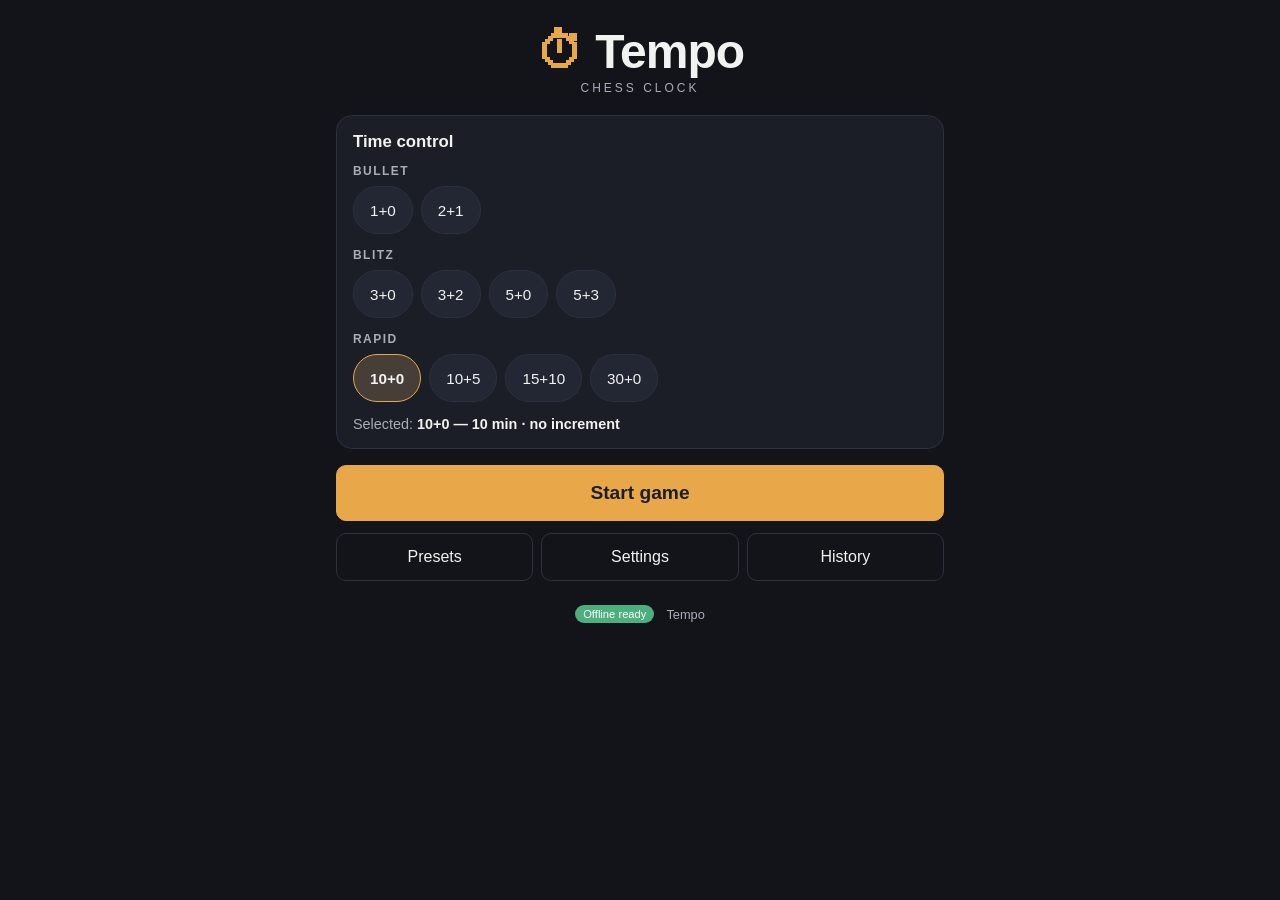
<file: index.html>
<!DOCTYPE html>
<html lang="en" data-theme="system">
<head>
  <meta charset="UTF-8" />
  <meta name="viewport" content="width=device-width, initial-scale=1.0, viewport-fit=cover, maximum-scale=1.0, user-scalable=no" />
  <title>Tempo — Chess Clock</title>
  <meta name="description" content="Tempo is a fast, drift-resistant, offline-first chess clock. Bullet, blitz, rapid and custom time controls with Fischer increment, sound, haptics and themes." />
  <meta name="author" content="Tempo" />
  <link rel="canonical" href="https://chess.ferranox.xyz/" />

  <!-- Theme color -->
  <meta name="theme-color" content="#12141a" media="(prefers-color-scheme: dark)" />
  <meta name="theme-color" content="#f4f1ea" media="(prefers-color-scheme: light)" />
  <meta name="color-scheme" content="light dark" />

  <!-- PWA / Apple -->
  <link rel="manifest" href="manifest.webmanifest" />
  <meta name="mobile-web-app-capable" content="yes" />
  <meta name="apple-mobile-web-app-capable" content="yes" />
  <meta name="apple-mobile-web-app-status-bar-style" content="black-translucent" />
  <meta name="apple-mobile-web-app-title" content="Tempo" />
  <meta name="application-name" content="Tempo" />
  <link rel="apple-touch-icon" href="icons/apple-touch-icon.png" />

  <!-- Favicons -->
  <link rel="icon" href="favicon.ico" sizes="any" />
  <link rel="icon" type="image/png" sizes="16x16" href="favicon-16.png" />
  <link rel="icon" type="image/png" sizes="32x32" href="favicon-32.png" />

  <!-- Open Graph -->
  <meta property="og:type" content="website" />
  <meta property="og:site_name" content="Tempo" />
  <meta property="og:title" content="Tempo — Chess Clock" />
  <meta property="og:description" content="A fast, drift-resistant, offline-first chess clock PWA." />
  <meta property="og:url" content="https://i.ytimg.com/vi/5UQLJPmLGbA/maxresdefault.jpg" />
  <meta property="og:image" content="https://i.ytimg.com/vi/EK2w6qA5zz8/maxresdefault.jpg" />

  <!-- Twitter -->
  <meta name="twitter:card" content="summary" />
  <meta name="twitter:title" content="Tempo — Chess Clock" />
  <meta name="twitter:description" content="A fast, drift-resistant, offline-first chess clock PWA." />
  <meta name="twitter:image" content="https://i.ytimg.com/vi/uD4ccJuvXc8/maxresdefault.jpg" />

  <link rel="stylesheet" href="styles.css" />
</head>
<body>
  <a class="skip-link" href="#main">Skip to content</a>

  <!-- ============ HOME / SETUP ============ -->
  <section id="screen-home" class="screen is-active" aria-label="Home and setup">
    <header class="app-header">
      <h1 class="brand"><span class="brand-mark" aria-hidden="true">⏱</span> Tempo</h1>
      <p class="tagline">Chess Clock</p>
    </header>

    <main id="main" class="home-body">
      <section class="card" aria-labelledby="preset-heading">
        <h2 id="preset-heading">Time control</h2>
        <div class="preset-groups" id="preset-groups" role="group" aria-label="Time control presets">
          <!-- populated by JS -->
        </div>
        <p class="selected-line">Selected: <strong id="selected-preset-name">—</strong></p>
      </section>

      <div class="home-actions">
        <button id="btn-start" class="btn btn-primary btn-lg" type="button">Start game</button>
        <div class="home-nav">
          <button id="nav-presets" class="btn btn-ghost" type="button">Presets</button>
          <button id="nav-settings" class="btn btn-ghost" type="button">Settings</button>
          <button id="nav-history" class="btn btn-ghost" type="button">History</button>
        </div>
        <button id="btn-install" class="btn btn-ghost install-hidden" type="button">Install app</button>
      </div>
    </main>
    <footer class="app-footer">
      <span id="offline-badge" class="badge" hidden>Offline ready</span>
      <span class="version" id="app-version">Tempo</span>
    </footer>
  </section>

  <!-- ============ CLOCK ============ -->
  <section id="screen-clock" class="screen clock-screen" aria-label="Game clock" hidden>
    <button id="player-2" class="player player-top" type="button" aria-label="Player 2 clock. Tap to pass turn.">
      <span class="player-name" id="p2-name">Player 2</span>
      <span class="player-time" id="p2-time" role="timer" aria-live="off">10:00</span>
      <span class="player-meta">
        <span class="player-moves" id="p2-moves">0 moves</span>
        <span class="player-inc" id="p2-inc"></span>
      </span>
    </button>

    <div class="clock-bar" role="toolbar" aria-label="Clock controls">
      <button id="btn-pause" class="ctrl" type="button" aria-label="Pause">⏸</button>
      <button id="btn-undo" class="ctrl" type="button" aria-label="Undo last move" disabled>↶</button>
      <button id="btn-clock-home" class="ctrl" type="button" aria-label="Exit to home">✕</button>
      <button id="btn-reset" class="ctrl" type="button" aria-label="Reset clock">⟳</button>
      <span class="clock-state" id="clock-state" aria-live="polite">Ready</span>
    </div>

    <button id="player-1" class="player player-bottom" type="button" aria-label="Player 1 clock. Tap to pass turn.">
      <span class="player-name" id="p1-name">Player 1</span>
      <span class="player-time" id="p1-time" role="timer" aria-live="off">10:00</span>
      <span class="player-meta">
        <span class="player-moves" id="p1-moves">0 moves</span>
        <span class="player-inc" id="p1-inc"></span>
      </span>
    </button>

    <div id="start-overlay" class="overlay">
      <div class="overlay-card">
        <h2 id="overlay-title">Ready to play</h2>
        <p id="overlay-sub">Tap either side to start. The tapped player's clock starts their opponent.</p>
        <p class="overlay-tc" id="overlay-tc"></p>
        <button id="overlay-dismiss" class="btn btn-primary" type="button">Got it</button>
      </div>
    </div>
  </section>

  <!-- ============ SETTINGS ============ -->
  <section id="screen-settings" class="screen sub-screen" aria-label="Settings" hidden>
    <header class="sub-header">
      <button class="back-btn" data-back type="button" aria-label="Back">‹ Back</button>
      <h2>Settings</h2>
    </header>
    <div class="sub-body" id="settings-body">
      <!-- populated by JS -->
    </div>
  </section>

  <!-- ============ PRESETS ============ -->
  <section id="screen-presets" class="screen sub-screen" aria-label="Presets" hidden>
    <header class="sub-header">
      <button class="back-btn" data-back type="button" aria-label="Back">‹ Back</button>
      <h2>Presets</h2>
      <button id="btn-new-preset" class="btn btn-primary btn-sm" type="button">+ New</button>
    </header>
    <div class="sub-body" id="presets-body"></div>
  </section>

  <!-- ============ HISTORY ============ -->
  <section id="screen-history" class="screen sub-screen" aria-label="Game history" hidden>
    <header class="sub-header">
      <button class="back-btn" data-back type="button" aria-label="Back">‹ Back</button>
      <h2>History</h2>
      <button id="btn-clear-history" class="btn btn-ghost btn-sm" type="button">Clear</button>
    </header>
    <div class="sub-body" id="history-body"></div>
  </section>

  <!-- ============ MODAL (custom preset editor) ============ -->
  <div id="modal-root" class="modal-root" hidden>
    <div class="modal" role="dialog" aria-modal="true" aria-labelledby="modal-title">
      <h2 id="modal-title">Custom time control</h2>
      <div class="modal-body" id="modal-body"></div>
      <div class="modal-actions">
        <button id="modal-cancel" class="btn btn-ghost" type="button">Cancel</button>
        <button id="modal-save" class="btn btn-primary" type="button">Save</button>
      </div>
    </div>
  </div>

  <!-- Result dialog -->
  <div id="result-root" class="modal-root" hidden>
    <div class="modal" role="dialog" aria-modal="true" aria-labelledby="result-title">
      <h2 id="result-title">Game over</h2>
      <p id="result-text"></p>
      <div class="result-buttons" id="result-buttons"></div>
      <div class="modal-actions">
        <button id="result-rematch" class="btn btn-primary" type="button">Rematch</button>
        <button id="result-home" class="btn btn-ghost" type="button">Home</button>
      </div>
    </div>
  </div>

  <div id="toast" class="toast" role="status" aria-live="polite" hidden></div>

  <script src="app.js" defer></script>
</body>
</html>
</file>
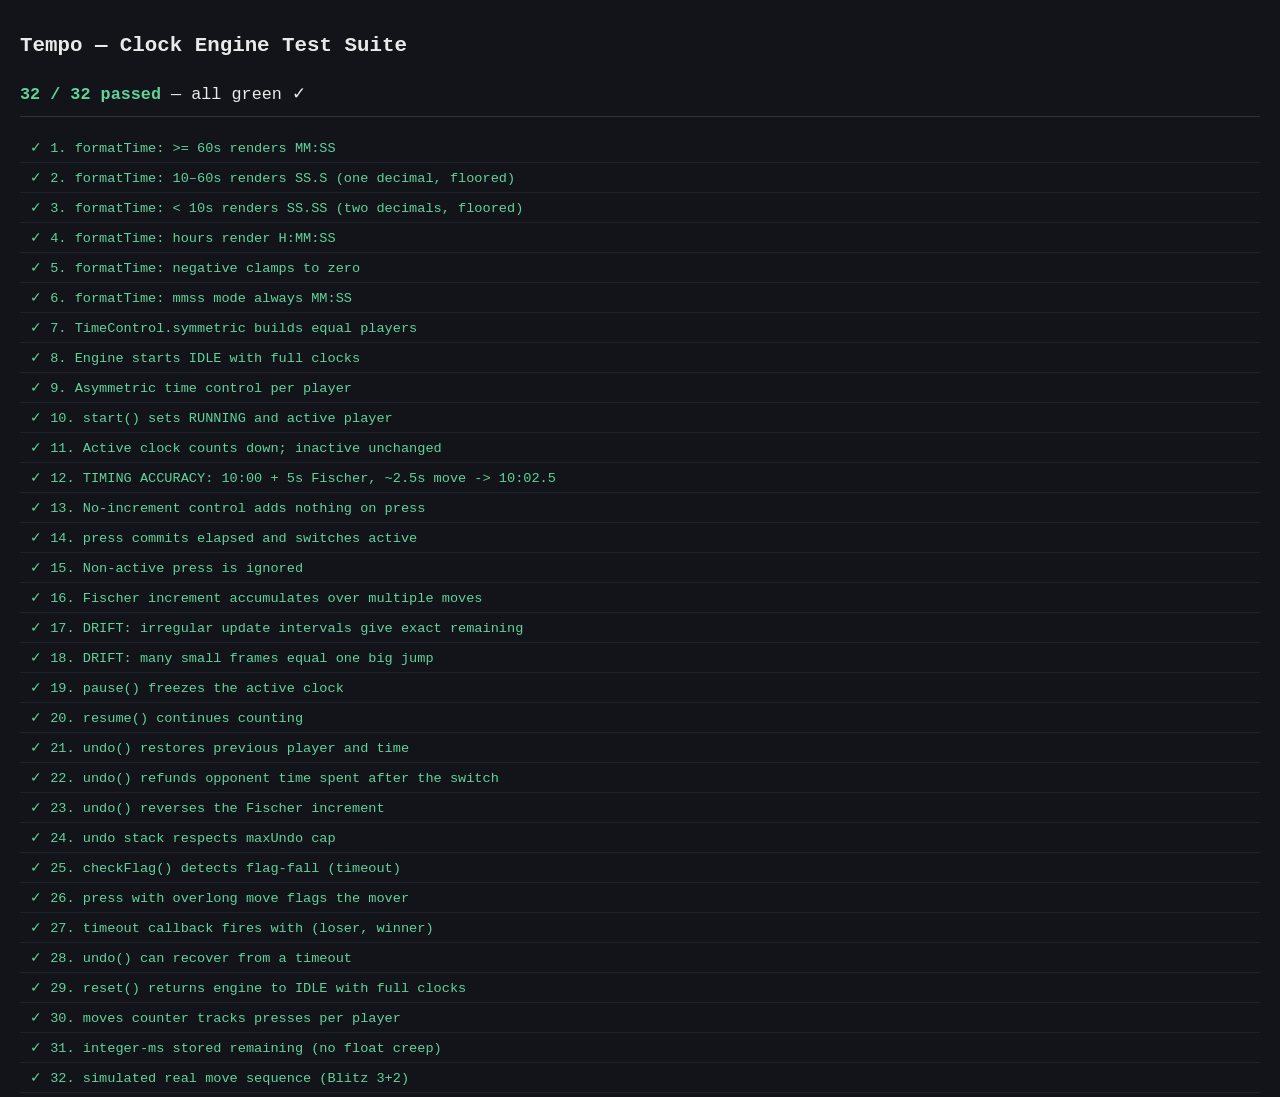
<file: tests/clock-engine.test.html>
<!DOCTYPE html>
<html lang="en">
<head>
  <meta charset="UTF-8" />
  <meta name="viewport" content="width=device-width, initial-scale=1.0" />
  <title>Tempo — Clock Engine Tests</title>
  <style>
    :root { color-scheme: dark; }
    body { font-family: ui-monospace, "SF Mono", Menlo, Consolas, monospace; background: #12141a; color: #eaeaea; margin: 0; padding: 20px; }
    h1 { font-size: 1.3rem; }
    #summary { position: sticky; top: 0; background: #12141a; padding: 12px 0; border-bottom: 1px solid #2c3140; font-size: 1.05rem; }
    .pass { color: #5fd39a; }
    .fail { color: #ff6b57; }
    ul { list-style: none; padding: 0; }
    li { padding: 6px 10px; border-bottom: 1px solid #1e222c; font-size: 0.85rem; }
    li.fail { background: rgba(255,107,87,0.08); }
    .detail { color: #a8adba; display: block; margin-top: 2px; }
    .count { font-weight: 700; }
  </style>
</head>
<body>
  <h1>Tempo — Clock Engine Test Suite</h1>
  <div id="summary">Running…</div>
  <ul id="results"></ul>

  <!-- Boot the engine module only (no DOM app). -->
  <script>window.TEMPO_TEST_MODE = true;</script>
  <script src="../app.js"></script>
  <script>
  (function () {
    'use strict';
    const T = window.Tempo;
    const results = [];
    let passed = 0, failed = 0;

    function test(name, fn) {
      try {
        fn();
        passed++;
        results.push({ name, ok: true });
      } catch (e) {
        failed++;
        results.push({ name, ok: false, msg: e && e.message ? e.message : String(e) });
      }
    }
    function assert(cond, msg) { if (!cond) throw new Error(msg || 'assertion failed'); }
    function eq(a, b, msg) { if (a !== b) throw new Error((msg || 'not equal') + ' — got ' + JSON.stringify(a) + ', expected ' + JSON.stringify(b)); }
    function near(a, b, tol, msg) { if (Math.abs(a - b) > (tol == null ? 1 : tol)) throw new Error((msg || 'not near') + ' — got ' + a + ', expected ~' + b + ' (±' + tol + ')'); }

    // ------- Fake clock -------
    function makeClock() {
      let t = 0;
      return { now: () => t, advance: (ms) => { t += ms; }, set: (v) => { t = v; }, get: () => t };
    }
    const MIN = 60 * 1000;
    function symTC(baseMs, incMs, type) {
      return T.TimeControl.symmetric(baseMs, incMs, type || (incMs ? T.IncrementType.FISCHER : T.IncrementType.NONE));
    }
    function newEngine(baseMs, incMs, type) {
      const clk = makeClock();
      const eng = new T.ClockEngine({ now: clk.now, timeControl: symTC(baseMs, incMs, type) });
      return { eng, clk };
    }

    /* ============ FORMATTING ============ */
    test('1. formatTime: >= 60s renders MM:SS', () => {
      eq(T.formatTime(90000, 'adaptive'), '1:30');
      eq(T.formatTime(600000, 'adaptive'), '10:00');
    });
    test('2. formatTime: 10–60s renders SS.S (one decimal, floored)', () => {
      eq(T.formatTime(59900, 'adaptive'), '59.9');
      eq(T.formatTime(12345, 'adaptive'), '12.3');
    });
    test('3. formatTime: < 10s renders SS.SS (two decimals, floored)', () => {
      eq(T.formatTime(9990, 'adaptive'), '9.99');
      eq(T.formatTime(1234, 'adaptive'), '1.23');
    });
    test('4. formatTime: hours render H:MM:SS', () => {
      eq(T.formatTime(3661000, 'adaptive'), '1:01:01');
    });
    test('5. formatTime: negative clamps to zero', () => {
      eq(T.formatTime(-5000, 'adaptive'), '0.00');
    });
    test('6. formatTime: mmss mode always MM:SS', () => {
      eq(T.formatTime(5000, 'mmss'), '0:05');
    });

    /* ============ MODEL ============ */
    test('7. TimeControl.symmetric builds equal players', () => {
      const tc = symTC(3 * MIN, 2000);
      eq(tc.p1.baseMs, 180000); eq(tc.p2.baseMs, 180000);
      eq(tc.p1.incMs, 2000); eq(tc.type, T.IncrementType.FISCHER);
    });
    test('8. Engine starts IDLE with full clocks', () => {
      const { eng } = newEngine(10 * MIN, 0);
      eq(eng.state, T.GameState.IDLE);
      eq(eng.getRemaining(0), 600000);
      eq(eng.getRemaining(1), 600000);
      eq(eng.active, null);
    });
    test('9. Asymmetric time control per player', () => {
      const clk = makeClock();
      const tc = new T.TimeControl({
        type: T.IncrementType.FISCHER,
        p1: { baseMs: 5 * MIN, incMs: 3000 },
        p2: { baseMs: 3 * MIN, incMs: 0 },
      });
      const eng = new T.ClockEngine({ now: clk.now, timeControl: tc });
      eq(eng.getRemaining(0), 300000);
      eq(eng.getRemaining(1), 180000);
      eq(eng.players[0].incrementMs, 3000);
      eq(eng.players[1].incrementMs, 0);
    });

    /* ============ RUNNING / TIMING ============ */
    test('10. start() sets RUNNING and active player', () => {
      const { eng } = newEngine(10 * MIN, 0);
      eq(eng.start(0), true);
      eq(eng.state, T.GameState.RUNNING);
      eq(eng.active, 0);
    });
    test('11. Active clock counts down; inactive unchanged', () => {
      const { eng, clk } = newEngine(10 * MIN, 0);
      eng.start(0);
      clk.advance(4321);
      eq(eng.getRemaining(0), 600000 - 4321);
      eq(eng.getRemaining(1), 600000);
    });
    test('12. TIMING ACCURACY: 10:00 + 5s Fischer, ~2.5s move -> 10:02.5', () => {
      const { eng, clk } = newEngine(10 * MIN, 5000, T.IncrementType.FISCHER);
      eng.start(0);
      clk.advance(2500);        // player thinks 2.5s
      eng.press(0);             // presses clock -> commit + increment + switch
      eq(eng.players[0].remainingMs, 602500); // 600000 - 2500 + 5000
      eq(T.formatTime(eng.players[0].remainingMs, 'adaptive'), '10:02');
      eq(eng.active, 1);
    });
    test('13. No-increment control adds nothing on press', () => {
      const { eng, clk } = newEngine(5 * MIN, 0, T.IncrementType.NONE);
      eng.start(0);
      clk.advance(3000);
      eng.press(0);
      eq(eng.players[0].remainingMs, 300000 - 3000);
    });
    test('14. press commits elapsed and switches active', () => {
      const { eng, clk } = newEngine(3 * MIN, 0);
      eng.start(0);
      clk.advance(1000);
      eng.press(0);
      eq(eng.active, 1);
      clk.advance(2000);
      eq(eng.getRemaining(1), 180000 - 2000);
      eq(eng.getRemaining(0), 180000 - 1000); // frozen
    });
    test('15. Non-active press is ignored', () => {
      const { eng, clk } = newEngine(3 * MIN, 0);
      eng.start(0);
      clk.advance(1000);
      eq(eng.press(1), false);
      eq(eng.active, 0);
    });
    test('16. Fischer increment accumulates over multiple moves', () => {
      const { eng, clk } = newEngine(2 * MIN, 2000, T.IncrementType.FISCHER);
      eng.start(0);
      clk.advance(1000); eng.press(0); // p0: 120000-1000+2000 = 121000
      clk.advance(1000); eng.press(1); // p1: 120000-1000+2000 = 121000
      clk.advance(500);  eng.press(0); // p0: 121000-500+2000 = 122500
      eq(eng.players[0].remainingMs, 122500);
      eq(eng.players[1].remainingMs, 121000);
      eq(eng.players[0].moves, 2);
      eq(eng.players[1].moves, 1);
    });

    /* ============ DRIFT RESISTANCE ============ */
    test('17. DRIFT: irregular update intervals give exact remaining', () => {
      const { eng, clk } = newEngine(10 * MIN, 0);
      eng.start(0);
      const steps = [16, 28, 11, 43, 100, 17];
      let total = 0;
      steps.forEach((s) => { clk.advance(s); eng.checkFlag(); total += s; });
      // remaining computed from single timestamp diff -> no accumulation drift
      eq(eng.getRemaining(0), 600000 - total);
      eq(total, 215);
    });
    test('18. DRIFT: many small frames equal one big jump', () => {
      const a = newEngine(10 * MIN, 0); a.eng.start(0);
      for (let i = 0; i < 1000; i++) { a.clk.advance(17); a.eng.checkFlag(); }
      const b = newEngine(10 * MIN, 0); b.eng.start(0);
      b.clk.advance(17000);
      eq(a.eng.getRemaining(0), b.eng.getRemaining(0));
    });

    /* ============ PAUSE / RESUME ============ */
    test('19. pause() freezes the active clock', () => {
      const { eng, clk } = newEngine(5 * MIN, 0);
      eng.start(0);
      clk.advance(2000);
      eng.pause();
      const snap = eng.getRemaining(0);
      clk.advance(9999);
      eq(eng.getRemaining(0), snap); // no change while paused
      eq(eng.state, T.GameState.PAUSED);
    });
    test('20. resume() continues counting', () => {
      const { eng, clk } = newEngine(5 * MIN, 0);
      eng.start(0);
      clk.advance(2000); eng.pause();
      clk.advance(5000); // paused gap ignored
      eng.resume();
      clk.advance(1000);
      eq(eng.getRemaining(0), 300000 - 2000 - 1000);
    });

    /* ============ UNDO ============ */
    test('21. undo() restores previous player and time', () => {
      const { eng, clk } = newEngine(10 * MIN, 0);
      eng.start(0);
      clk.advance(3000);
      eng.press(0); // p0 -> 597000, active 1
      eq(eng.active, 1);
      eng.undo();
      eq(eng.active, 0);
      eq(eng.players[0].remainingMs, 597000);
    });
    test('22. undo() refunds opponent time spent after the switch', () => {
      const { eng, clk } = newEngine(10 * MIN, 0);
      eng.start(0);
      clk.advance(3000); eng.press(0); // active 1, p1 stored 600000
      clk.advance(2000);               // p1 uses 2s (not committed)
      eng.undo();                      // back to p0
      eq(eng.getRemaining(1), 600000); // p1 fully refunded
      eq(eng.getRemaining(0), 597000); // p0 unchanged at undo instant
    });
    test('23. undo() reverses the Fischer increment', () => {
      const { eng, clk } = newEngine(10 * MIN, 5000, T.IncrementType.FISCHER);
      eng.start(0);
      clk.advance(2000); eng.press(0); // p0 = 600000-2000+5000 = 603000
      eng.undo();
      eq(eng.players[0].remainingMs, 598000); // increment removed, only move time charged
    });
    test('24. undo stack respects maxUndo cap', () => {
      const clk = makeClock();
      const eng = new T.ClockEngine({ now: clk.now, timeControl: symTC(10 * MIN, 0), maxUndo: 3 });
      eng.start(0);
      for (let i = 0; i < 6; i++) { clk.advance(100); eng.press(eng.active); }
      eq(eng.undoStack.length, 3);
    });

    /* ============ TIMEOUT ============ */
    test('25. checkFlag() detects flag-fall (timeout)', () => {
      const { eng, clk } = newEngine(1000, 0); // 1 second
      eng.start(0);
      clk.advance(1500);
      const flagged = eng.checkFlag();
      eq(flagged, true);
      eq(eng.state, T.GameState.TIMEOUT);
      eq(eng.loser, 0);
      eq(eng.winner, 1);
      eq(eng.getRemaining(0), 0);
    });
    test('26. press with overlong move flags the mover', () => {
      const { eng, clk } = newEngine(2000, 0);
      eng.start(0);
      clk.advance(2500);
      eng.press(0);
      eq(eng.state, T.GameState.TIMEOUT);
      eq(eng.loser, 0);
    });
    test('27. timeout callback fires with (loser, winner)', () => {
      const clk = makeClock();
      let cb = null;
      const eng = new T.ClockEngine({
        now: clk.now, timeControl: symTC(1000, 0),
        onTimeout: (l, w) => { cb = { l, w }; },
      });
      eng.start(1);
      clk.advance(1200);
      eng.checkFlag();
      eq(cb.l, 1); eq(cb.w, 0);
    });
    test('28. undo() can recover from a timeout', () => {
      const { eng, clk } = newEngine(2000, 0);
      eng.start(0);
      clk.advance(1000); eng.press(0); // active 1 (snapshot: p0=1000)
      clk.advance(2500);               // p1 will flag
      eng.checkFlag();
      eq(eng.state, T.GameState.TIMEOUT);
      eng.undo();
      eq(eng.state, T.GameState.RUNNING);
      assert(eng.loser === null, 'loser cleared after undo');
    });

    /* ============ RESET / STATE ============ */
    test('29. reset() returns engine to IDLE with full clocks', () => {
      const { eng, clk } = newEngine(5 * MIN, 0);
      eng.start(0); clk.advance(10000); eng.press(0);
      eng.reset();
      eq(eng.state, T.GameState.IDLE);
      eq(eng.getRemaining(0), 300000);
      eq(eng.getRemaining(1), 300000);
      eq(eng.active, null);
      eq(eng.canUndo(), false);
    });
    test('30. moves counter tracks presses per player', () => {
      const { eng, clk } = newEngine(5 * MIN, 0);
      eng.start(0);
      clk.advance(100); eng.press(0);
      clk.advance(100); eng.press(1);
      clk.advance(100); eng.press(0);
      eq(eng.players[0].moves, 2);
      eq(eng.players[1].moves, 1);
    });
    test('31. integer-ms stored remaining (no float creep)', () => {
      const { eng, clk } = newEngine(5 * MIN, 0);
      eng.start(0);
      clk.advance(33.7); eng.press(0);
      assert(Number.isInteger(eng.players[0].remainingMs), 'remaining should be integer ms');
    });
    test('32. simulated real move sequence (Blitz 3+2)', () => {
      const { eng, clk } = newEngine(3 * MIN, 2000, T.IncrementType.FISCHER);
      eng.start(0);
      const moves = [ [0, 4000], [1, 6000], [0, 3000], [1, 5000] ];
      moves.forEach(([who, ms]) => { clk.advance(ms); eng.press(who); });
      // p0: 180000 -4000 +2000 -3000 +2000 = 177000
      // p1: 180000 -6000 +2000 -5000 +2000 = 173000
      eq(eng.players[0].remainingMs, 177000);
      eq(eng.players[1].remainingMs, 173000);
    });

    /* ------- Render summary ------- */
    const ul = document.getElementById('results');
    results.forEach((r) => {
      const li = document.createElement('li');
      li.className = r.ok ? 'pass' : 'fail';
      li.textContent = (r.ok ? '✓ ' : '✗ ') + r.name;
      if (!r.ok) { const s = document.createElement('span'); s.className = 'detail'; s.textContent = r.msg; li.appendChild(s); }
      ul.appendChild(li);
    });
    const total = passed + failed;
    const sum = document.getElementById('summary');
    sum.innerHTML = '<span class="count ' + (failed ? 'fail' : 'pass') + '">' +
      passed + ' / ' + total + ' passed</span>' +
      (failed ? ' — <span class="fail">' + failed + ' failed</span>' : ' — all green ✓');
    // expose for headless runners
    window.__TEMPO_TEST_RESULT__ = { passed, failed, total };
    document.title = (failed ? '✗ ' : '✓ ') + passed + '/' + total + ' — Tempo tests';
  })();
  </script>
</body>
</html>
</file>
<file: styles.css>
/* =========================================================================
   Tempo — Chess Clock
   Mobile-first, CSS variables, multiple chess-inspired themes.
   ========================================================================= */

*, *::before, *::after { box-sizing: border-box; }

:root {
  /* Base palette (dark default) */
  --bg: #12141a;
  --bg-elev: #1b1e27;
  --bg-elev-2: #232733;
  --text: #f2f2f0;
  --text-dim: #a8adba;
  --border: #2c3140;
  --accent: #e8a84a;
  --accent-contrast: #1a1e26;
  --danger: #e5533c;
  --success: #4caf7d;
  --warn: #f2c14e;

  /* Player halves */
  --player-bg: #1b1e27;
  --player-active-bg: #23283a;
  --player-active-glow: rgba(232, 168, 74, 0.55);
  --player-text: #f2f2f0;
  --player-inactive-text: #6b7080;

  --radius: 16px;
  --radius-sm: 10px;
  --tap: 48px;
  --font: -apple-system, BlinkMacSystemFont, "Segoe UI", Roboto, Helvetica, Arial, sans-serif;
  --mono: ui-monospace, "SF Mono", "Roboto Mono", "DejaVu Sans Mono", Menlo, Consolas, monospace;

  --safe-top: env(safe-area-inset-top, 0px);
  --safe-bottom: env(safe-area-inset-bottom, 0px);
  --safe-left: env(safe-area-inset-left, 0px);
  --safe-right: env(safe-area-inset-right, 0px);
}

/* ---- Explicit light ---- */
[data-theme="light"] {
  --bg: #f4f1ea; --bg-elev: #fffdf8; --bg-elev-2: #ece7dc;
  --text: #23262e; --text-dim: #5c616e; --border: #d9d2c4;
  --accent: #b5792a; --accent-contrast: #fffdf8;
  --player-bg: #ece7dc; --player-active-bg: #fff6e6;
  --player-active-glow: rgba(181, 121, 42, 0.4);
  --player-text: #23262e; --player-inactive-text: #9a9384;
}

/* ---- Wood theme ---- */
[data-theme="wood"] {
  --bg: #2a1c10; --bg-elev: #3a2817; --bg-elev-2: #4a3420;
  --text: #f4e6d2; --text-dim: #c4a988; --border: #5a4028;
  --accent: #e0a656; --accent-contrast: #2a1c10;
  --player-bg: #3a2817; --player-active-bg: #5a3f22;
  --player-active-glow: rgba(224, 166, 86, 0.55);
  --player-text: #f4e6d2; --player-inactive-text: #96795a;
}

/* ---- Marble theme (light stone) ---- */
[data-theme="marble"] {
  --bg: #e8e6e1; --bg-elev: #f6f5f2; --bg-elev-2: #dcd9d2;
  --text: #2b2c30; --text-dim: #63656d; --border: #cbc7bf;
  --accent: #5b7a8c; --accent-contrast: #f6f5f2;
  --player-bg: #dcd9d2; --player-active-bg: #f6f5f2;
  --player-active-glow: rgba(91, 122, 140, 0.45);
  --player-text: #2b2c30; --player-inactive-text: #9c9890;
}

/* ---- Night theme (deep blue, high contrast) ---- */
[data-theme="night"] {
  --bg: #0a0e18; --bg-elev: #121829; --bg-elev-2: #1a2238;
  --text: #eaf0ff; --text-dim: #8b96b5; --border: #23304d;
  --accent: #6ea8ff; --accent-contrast: #0a0e18;
  --player-bg: #121829; --player-active-bg: #1c2a4a;
  --player-active-glow: rgba(110, 168, 255, 0.6);
  --player-text: #eaf0ff; --player-inactive-text: #5a6485;
}

html, body {
  margin: 0; padding: 0;
  height: 100%;
  background: var(--bg);
  color: var(--text);
  font-family: var(--font);
  -webkit-font-smoothing: antialiased;
  overscroll-behavior: none;
}

body {
  min-height: 100dvh;
  overflow: hidden;
}

button { font-family: inherit; cursor: pointer; }

.skip-link {
  position: absolute; left: -999px; top: 0; z-index: 200;
  background: var(--accent); color: var(--accent-contrast);
  padding: 10px 16px; border-radius: 0 0 var(--radius-sm) 0;
}
.skip-link:focus { left: 0; }

/* ---------- Screens ---------- */
.screen { display: none; }
.screen.is-active { display: flex; }
.screen:not([hidden]).is-active { display: flex; }

#screen-home.is-active { flex-direction: column; }

/* ---------- Home ---------- */
.app-header {
  text-align: center;
  padding: calc(24px + var(--safe-top)) 20px 8px;
}
.brand { margin: 0; font-size: clamp(2rem, 8vw, 3rem); letter-spacing: -0.02em; }
.brand-mark { color: var(--accent); }
.tagline { margin: 2px 0 0; color: var(--text-dim); letter-spacing: 0.25em; text-transform: uppercase; font-size: 0.75rem; }

.home-body {
  flex: 1; overflow-y: auto;
  padding: 12px 16px calc(16px + var(--safe-bottom));
  max-width: 640px; width: 100%; margin: 0 auto;
  display: flex; flex-direction: column; gap: 16px;
}

.card {
  background: var(--bg-elev);
  border: 1px solid var(--border);
  border-radius: var(--radius);
  padding: 16px;
}
.card h2 { margin: 0 0 12px; font-size: 1.05rem; }

.preset-group { margin-bottom: 14px; }
.preset-group:last-child { margin-bottom: 0; }
.preset-group h3 {
  margin: 0 0 8px; font-size: 0.75rem; text-transform: uppercase;
  letter-spacing: 0.12em; color: var(--text-dim);
}
.preset-row { display: flex; flex-wrap: wrap; gap: 8px; }

.preset-chip {
  background: var(--bg-elev-2);
  border: 1.5px solid var(--border);
  color: var(--text);
  border-radius: 999px;
  padding: 10px 16px;
  font-size: 0.95rem;
  min-height: var(--tap);
  transition: border-color .15s, background .15s, transform .05s;
}
.preset-chip:hover { border-color: var(--accent); }
.preset-chip:active { transform: scale(0.97); }
.preset-chip[aria-pressed="true"] {
  border-color: var(--accent);
  background: color-mix(in srgb, var(--accent) 18%, var(--bg-elev-2));
  font-weight: 600;
}

.selected-line { margin: 14px 0 0; color: var(--text-dim); font-size: 0.9rem; }
.selected-line strong { color: var(--text); }

.home-actions { display: flex; flex-direction: column; gap: 12px; }
.home-nav { display: flex; gap: 8px; }
.home-nav .btn { flex: 1; }

.btn {
  border: 1.5px solid var(--border);
  background: var(--bg-elev);
  color: var(--text);
  border-radius: var(--radius-sm);
  padding: 12px 16px;
  font-size: 1rem;
  min-height: var(--tap);
  transition: transform .05s, background .15s, border-color .15s, opacity .15s;
}
.btn:active { transform: scale(0.98); }
.btn-primary { background: var(--accent); color: var(--accent-contrast); border-color: var(--accent); font-weight: 600; }
.btn-ghost { background: transparent; }
.btn-lg { font-size: 1.2rem; padding: 16px; font-weight: 700; }
.btn-sm { min-height: 38px; padding: 8px 12px; font-size: 0.9rem; }
.btn:disabled { opacity: 0.4; cursor: not-allowed; }

.app-footer {
  display: flex; justify-content: center; gap: 12px; align-items: center;
  padding: 8px 16px calc(10px + var(--safe-bottom));
  color: var(--text-dim); font-size: 0.8rem;
}
.badge { background: var(--success); color: #fff; padding: 3px 8px; border-radius: 999px; font-size: 0.7rem; }

.install-hidden { display: none; }

/* ---------- Clock screen ---------- */
.clock-screen {
  position: fixed; inset: 0;
  flex-direction: column;
  height: 100dvh; width: 100vw;
  background: var(--bg);
  padding: var(--safe-top) var(--safe-right) var(--safe-bottom) var(--safe-left);
}

.player {
  flex: 1;
  display: flex; flex-direction: column;
  align-items: center; justify-content: center;
  gap: 6px;
  border: none;
  background: var(--player-bg);
  color: var(--player-inactive-text);
  width: 100%;
  -webkit-user-select: none; user-select: none;
  touch-action: manipulation;
  position: relative;
  transition: background .2s, color .2s, filter .2s;
  filter: brightness(0.72);
  overflow: hidden;
}
.player-top { transform: rotate(180deg); border-bottom: 2px solid var(--border); }

.player.is-active {
  background: var(--player-active-bg);
  color: var(--player-text);
  filter: brightness(1.06);
  box-shadow: inset 0 0 0 3px var(--accent), inset 0 0 60px var(--player-active-glow);
}
.player.is-active::after {
  content: ""; position: absolute; inset: 0;
  border: 3px solid var(--accent);
  animation: pulse-border 2s ease-in-out infinite;
  pointer-events: none;
}
.player.low-time { color: var(--danger); }
.player.low-time.is-active { box-shadow: inset 0 0 0 3px var(--danger), inset 0 0 80px rgba(229,83,60,.5); }
.player.low-time.is-active::after { border-color: var(--danger); animation: pulse-border .6s ease-in-out infinite; }
.player.timeout-loser { background: var(--danger); color: #fff; filter: none; }
.player:disabled { cursor: default; }

.player-name { font-size: clamp(1rem, 4vw, 1.4rem); font-weight: 600; opacity: 0.85; max-width: 90%; overflow: hidden; text-overflow: ellipsis; white-space: nowrap; }
.player-time {
  font-family: var(--mono);
  font-variant-numeric: tabular-nums;
  font-size: clamp(3.4rem, 20vw, 9rem);
  font-weight: 700; line-height: 1;
  letter-spacing: -0.02em;
}
.player-meta { display: flex; gap: 14px; font-size: 0.85rem; opacity: 0.7; }

.clock-bar {
  display: flex; align-items: center; justify-content: center; gap: 10px;
  background: var(--bg-elev); border-top: 1px solid var(--border); border-bottom: 1px solid var(--border);
  padding: 8px; position: relative; z-index: 5;
}
.ctrl {
  background: var(--bg-elev-2); border: 1px solid var(--border); color: var(--text);
  width: 46px; height: 46px; border-radius: var(--radius-sm);
  font-size: 1.2rem; display: flex; align-items: center; justify-content: center;
}
.ctrl:active { transform: scale(0.94); }
.ctrl:disabled { opacity: 0.35; }
.clock-state { position: absolute; right: 12px; font-size: 0.75rem; color: var(--text-dim); }

/* Landscape: side-by-side */
@media (orientation: landscape) {
  .clock-screen { flex-direction: row; }
  .player-top { transform: rotate(180deg); border-bottom: none; border-right: 2px solid var(--border); }
  .clock-bar {
    flex-direction: column; border: none; border-left: 1px solid var(--border); border-right: 1px solid var(--border);
    width: 64px;
  }
  .clock-state { position: static; writing-mode: vertical-rl; margin-top: 8px; }
}

/* ---------- Overlays / modals ---------- */
.overlay {
  position: absolute; inset: 0; z-index: 20;
  display: flex; align-items: center; justify-content: center;
  background: rgba(0,0,0,0.72);
  padding: 20px;
}
.overlay[hidden] { display: none; }
.overlay-card, .modal {
  background: var(--bg-elev); border: 1px solid var(--border);
  border-radius: var(--radius); padding: 22px;
  max-width: 440px; width: 100%; text-align: center;
}
.overlay-card h2 { margin: 0 0 8px; }
.overlay-card p { margin: 0 0 16px; color: var(--text-dim); }
.overlay-tc { font-family: var(--mono); color: var(--accent) !important; font-size: 1.1rem; }

.modal-root {
  position: fixed; inset: 0; z-index: 100;
  display: flex; align-items: center; justify-content: center;
  background: rgba(0,0,0,0.7); padding: 20px;
}
.modal-root[hidden] { display: none; }
.modal { text-align: left; max-height: 90dvh; overflow-y: auto; }
.modal h2 { margin: 0 0 16px; }
.modal-actions { display: flex; gap: 10px; margin-top: 20px; }
.modal-actions .btn { flex: 1; }
.result-buttons { display: flex; flex-direction: column; gap: 8px; margin: 14px 0; }

/* ---------- Sub screens (settings/presets/history) ---------- */
.sub-screen { position: fixed; inset: 0; flex-direction: column; background: var(--bg); height: 100dvh; }
.sub-header {
  display: flex; align-items: center; gap: 12px;
  padding: calc(12px + var(--safe-top)) 16px 12px;
  border-bottom: 1px solid var(--border); background: var(--bg-elev);
}
.sub-header h2 { margin: 0; font-size: 1.1rem; flex: 1; }
.back-btn { background: none; border: none; color: var(--accent); font-size: 1rem; padding: 8px; min-height: var(--tap); }
.sub-body {
  flex: 1; overflow-y: auto;
  padding: 16px 16px calc(24px + var(--safe-bottom));
  max-width: 640px; width: 100%; margin: 0 auto;
  display: flex; flex-direction: column; gap: 14px;
}

.setting-group { background: var(--bg-elev); border: 1px solid var(--border); border-radius: var(--radius); padding: 4px 16px; }
.setting-group > h3 { font-size: 0.75rem; text-transform: uppercase; letter-spacing: .12em; color: var(--text-dim); margin: 14px 0 6px; }
.setting {
  display: flex; align-items: center; justify-content: space-between; gap: 12px;
  padding: 12px 0; border-bottom: 1px solid var(--border); min-height: var(--tap);
}
.setting:last-child { border-bottom: none; }
.setting label { flex: 1; font-size: 0.95rem; }
.setting .hint { display: block; color: var(--text-dim); font-size: 0.78rem; margin-top: 2px; }

/* Toggle switch */
.switch { position: relative; width: 52px; height: 30px; flex: none; }
.switch input { position: absolute; opacity: 0; width: 100%; height: 100%; margin: 0; cursor: pointer; }
.switch .track { position: absolute; inset: 0; background: var(--bg-elev-2); border: 1px solid var(--border); border-radius: 999px; transition: background .2s; }
.switch .thumb { position: absolute; top: 3px; left: 3px; width: 24px; height: 24px; border-radius: 50%; background: var(--text-dim); transition: transform .2s, background .2s; }
.switch input:checked + .track { background: color-mix(in srgb, var(--accent) 40%, var(--bg-elev-2)); border-color: var(--accent); }
.switch input:checked + .track + .thumb { transform: translateX(22px); background: var(--accent); }

select, input[type="text"], input[type="number"] {
  background: var(--bg-elev-2); border: 1px solid var(--border); color: var(--text);
  border-radius: var(--radius-sm); padding: 10px; font-size: 1rem; min-height: var(--tap);
  font-family: inherit;
}
/* Long option text (e.g. "Adaptive (MM:SS → SS.S → SS.SS)") must never push a
   dropdown outside its box: let it shrink and truncate with an ellipsis. */
select {
  min-width: 0; max-width: 100%;
  overflow: hidden; text-overflow: ellipsis; white-space: nowrap;
}
.setting select { flex: 0 1 auto; max-width: 60%; } /* keep room for the label */
input[type="number"] { width: 84px; text-align: center; }
.field { display: flex; flex-direction: column; gap: 6px; margin: 10px 0; }
.field label { font-size: 0.9rem; color: var(--text-dim); }
.field-row { display: flex; gap: 10px; flex-wrap: wrap; }
.field-row .field { flex: 1; min-width: 130px; }

/* Preset / history list */
.list-item {
  background: var(--bg-elev); border: 1px solid var(--border); border-radius: var(--radius);
  padding: 14px 16px; display: flex; align-items: center; gap: 12px;
}
.list-item .li-main { flex: 1; }
.list-item .li-title { font-weight: 600; }
.list-item .li-sub { color: var(--text-dim); font-size: 0.85rem; margin-top: 2px; }
.li-actions { display: flex; gap: 6px; }
.icon-btn { background: var(--bg-elev-2); border: 1px solid var(--border); color: var(--text); border-radius: var(--radius-sm); width: 40px; height: 40px; font-size: 1rem; }
.icon-btn.danger { color: var(--danger); }
.empty-state { text-align: center; color: var(--text-dim); padding: 40px 20px; }
.tag { background: var(--bg-elev-2); border: 1px solid var(--border); border-radius: 999px; padding: 2px 8px; font-size: 0.7rem; color: var(--text-dim); }

/* Toast */
.toast {
  position: fixed; left: 50%; bottom: calc(24px + var(--safe-bottom)); transform: translateX(-50%);
  background: var(--bg-elev-2); color: var(--text); border: 1px solid var(--border);
  padding: 12px 18px; border-radius: 999px; z-index: 300; font-size: 0.9rem;
  box-shadow: 0 6px 24px rgba(0,0,0,0.4); max-width: 90vw;
}
.toast[hidden] { display: none; }

/* Focus visibility */
:focus-visible { outline: 3px solid var(--accent); outline-offset: 2px; }
.player:focus-visible { outline-offset: -6px; }

/* Animations */
@keyframes pulse-border {
  0%, 100% { opacity: 0.9; }
  50% { opacity: 0.25; }
}
@keyframes flash { 0%,100%{opacity:1;} 50%{opacity:0.35;} }
.flash { animation: flash .4s ease-in-out 2; }

@media (prefers-reduced-motion: reduce) {
  *, *::before, *::after { animation-duration: 0.001ms !important; animation-iteration-count: 1 !important; transition-duration: 0.001ms !important; }
  .player.is-active::after { animation: none; opacity: 0.8; }
}

/* No horizontal scroll safeguard */
html, body { max-width: 100%; overflow-x: hidden; }
</file>
